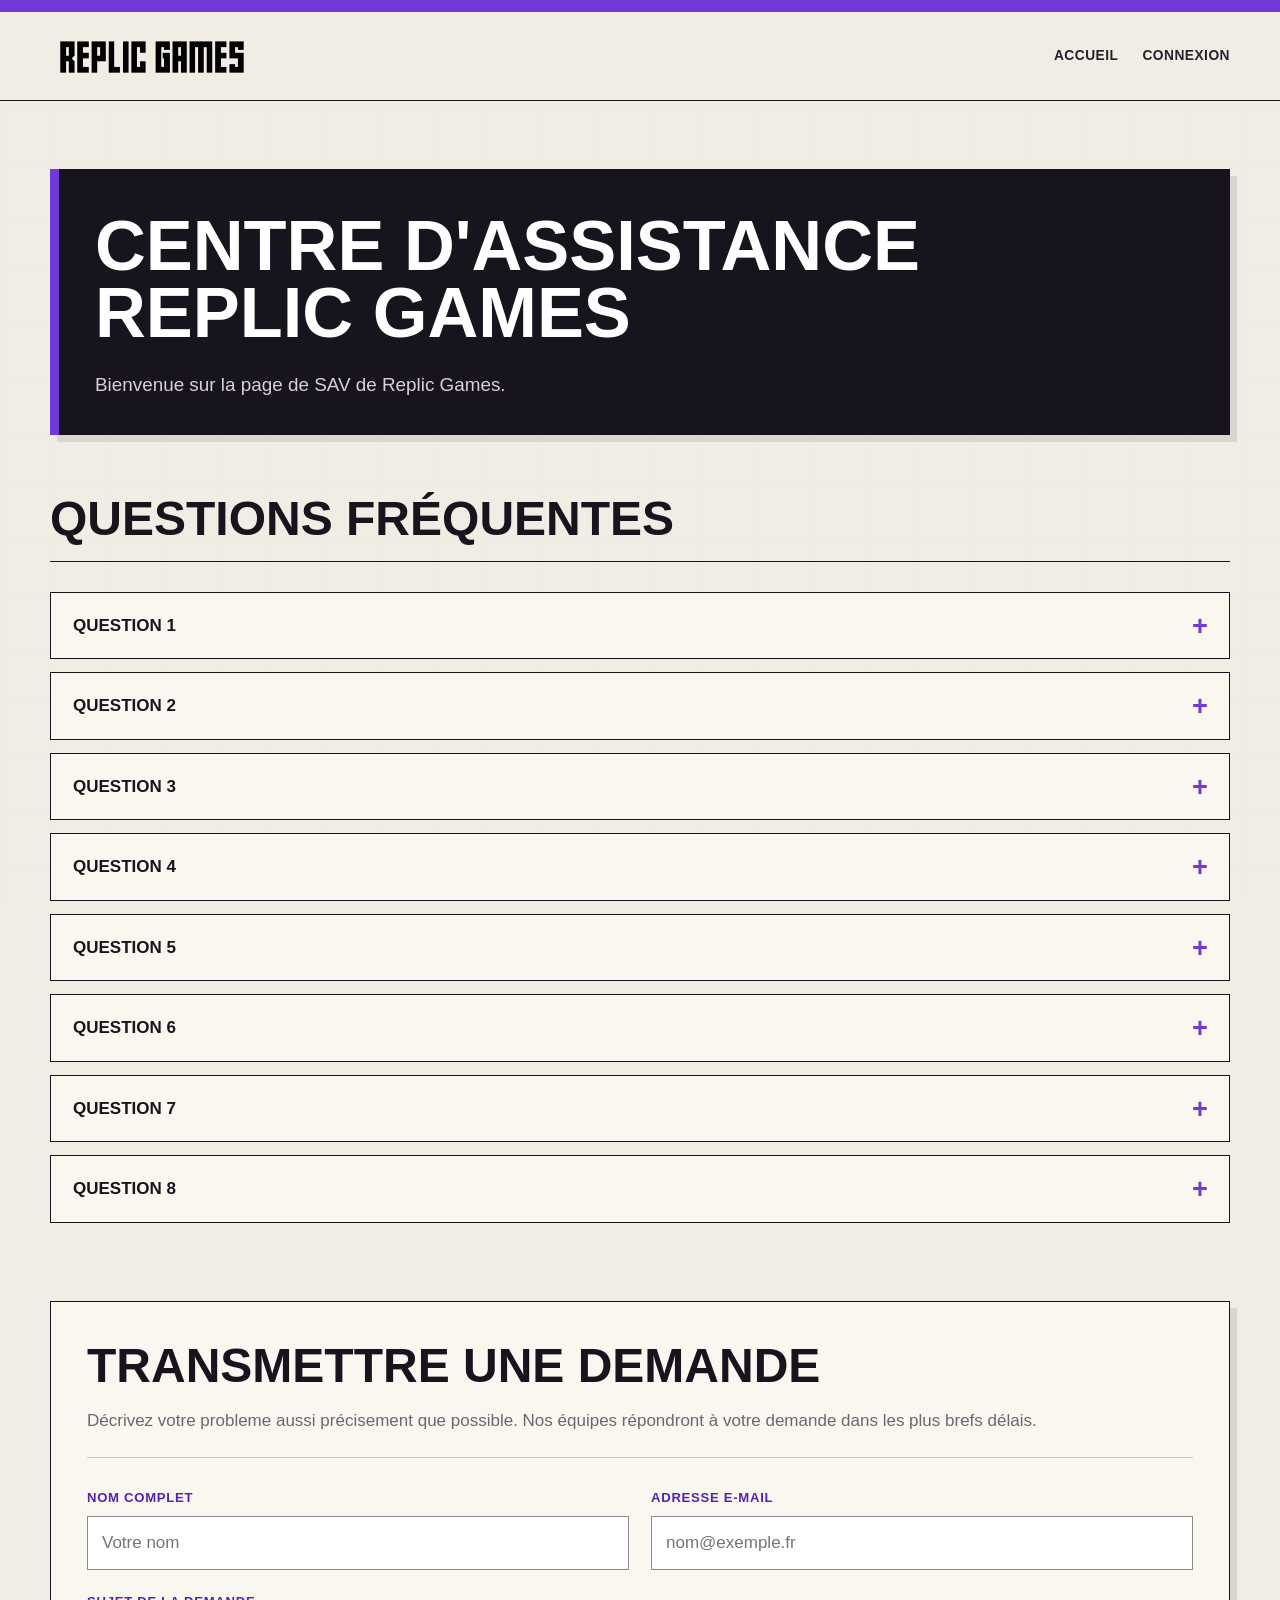
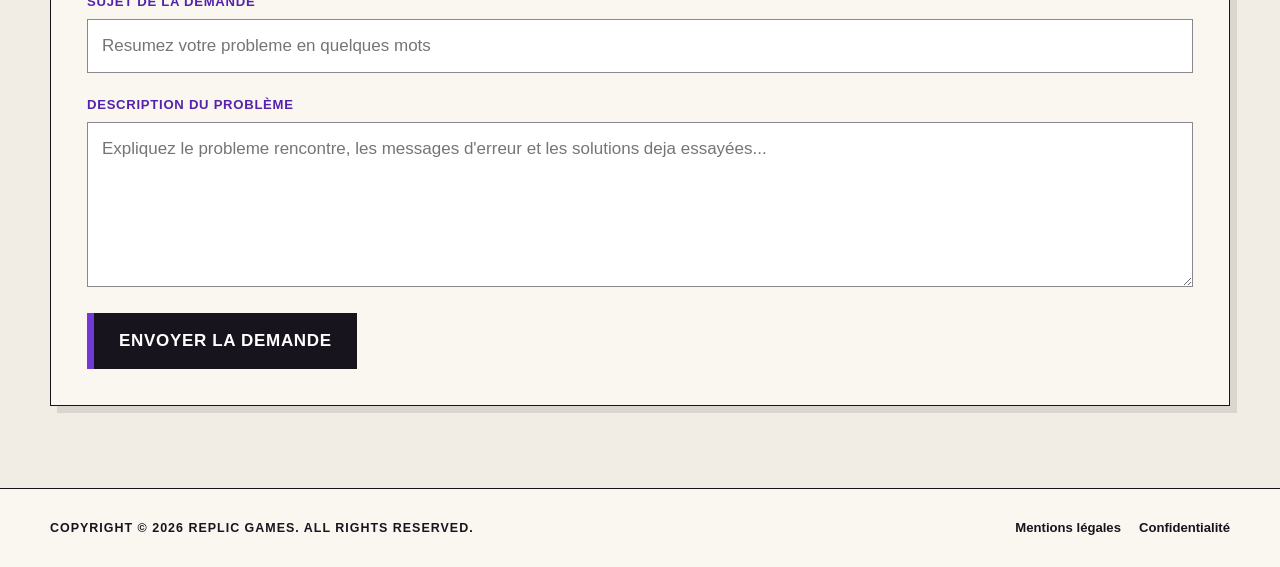
<file: index.html>
<!DOCTYPE html>
<html lang="fr">
<head>
    <meta charset="UTF-8">
    <meta name="viewport" content="width=device-width, initial-scale=1.0">
    <meta name="description" content="Centre d'assistance officiel de Replic Games.">
    <title>Centre d'assistance - Replic Games</title>

    <link rel="stylesheet" href="styles.css">
    <script src="script.js" defer></script>
</head>
<body>
    <div id="site-header"></div>

    <main id="top">
        <section id="home" class="page-section support-home support-home-single" aria-labelledby="home-title">
            <div class="home-hero-sav">
                <h1 id="home-title">Centre d'assistance Replic Games</h1>
                <p class="support-home-intro">
                    Bienvenue sur la page de SAV de Replic Games. 
                </p>
            </div>
        </section>

        <section id="faq" class="page-section section-faq" aria-labelledby="faq-title">
            <div class="section-heading">
                <div>
                    <h2 id="faq-title">Questions fréquentes</h2>
                </div>
            </div>

            <div class="faq-list">
                <details class="timed-visibility is-hidden" data-visible-from="2026-08-03T08:00:00">
                    <summary>QUESTION 1</summary>
                    <p>
                        REPONSE 1
                    </p>
                </details>

                <details class="timed-visibility is-hidden" data-visible-from="2026-08-04T08:00:00">
                    <summary>QUESTION 2</summary>
                    <p>
                        REPONSE 2
                    </p>
                </details>

                <details class="timed-visibility is-hidden" data-visible-from="2026-08-05T08:00:00">
                    <summary>QUESTION 3</summary>
                    <p>
                        REPONSE 3
                    </p>
                </details>

                <details class="timed-visibility is-hidden" data-visible-from="2026-08-06T08:00:00">
                    <summary>QUESTION 4</summary>
                    <p>
                        REPONSE 4
                    </p>
                </details>

                <details class="timed-visibility is-hidden" data-visible-from="2026-08-07T08:00:00">
                    <summary>QUESTION 5</summary>
                    <p>
                        REPONSE 5
                    </p>
                </details>

                <details class="timed-visibility is-hidden" data-visible-from="2026-08-08T08:00:00">
                    <summary>QUESTION 6</summary>
                    <p>
                        REPONSE 6
                    </p>
                </details>

                <details class="timed-visibility is-hidden" data-visible-from="2026-08-09T08:00:00">
                    <summary>QUESTION 7</summary>
                    <p>
                        REPONSE 7
                    </p>
                </details>

                <details class="timed-visibility is-hidden" data-visible-from="2026-08-10T08:00:00">
                    <summary>QUESTION 8</summary>
                    <p>
                        REPONSE 8
                    </p>
                </details>
            </div>
        </section>

        <section id="contact" class="page-section" aria-labelledby="contact-title">
            <div class="form-panel">
                <div class="panel-heading">
                    <h2 id="contact-title">Transmettre une demande</h2>
                    <p>
                        Décrivez votre probleme aussi précisement que possible. Nos équipes répondront à votre demande dans les plus brefs délais.
                    </p>
                </div>

                <form id="support-form" novalidate>
                    <div class="form-grid">
                        <div class="form-group">
                            <label for="name">Nom complet</label>
                            <input id="name" name="name" type="text" placeholder="Votre nom">
                        </div>

                        <div class="form-group">
                            <label for="email">Adresse e-mail</label>
                            <input id="email" name="email" type="email" placeholder="nom@exemple.fr">
                        </div>

                        <div class="form-group full-width">
                            <label for="subject">Sujet de la demande</label>
                            <input
                                id="subject"
                                name="subject"
                                type="text"
                                placeholder="Resumez votre probleme en quelques mots"
                            >
                        </div>

                        <div class="form-group full-width">
                            <label for="message">Description du problème</label>
                            <textarea
                                id="message"
                                name="message"
                                placeholder="Expliquez le probleme rencontre, les messages d'erreur et les solutions deja essayées..."
                            ></textarea>
                        </div>

                    </div>

                    <div class="form-actions">
                        <button class="submit-button" type="submit">Envoyer la demande</button>
                    </div>

                    <div id="fake-message" class="fake-message" role="status" aria-live="polite">
                        <strong>Service temporairement indisponible.</strong>
                        Votre demande n'a pas été transmise. Veuillez réessayer ultèrieurement.
                    </div>
                </form>
            </div>
        </section>
    </main>

    <div id="site-footer"></div>
</body>
</html>
</file>
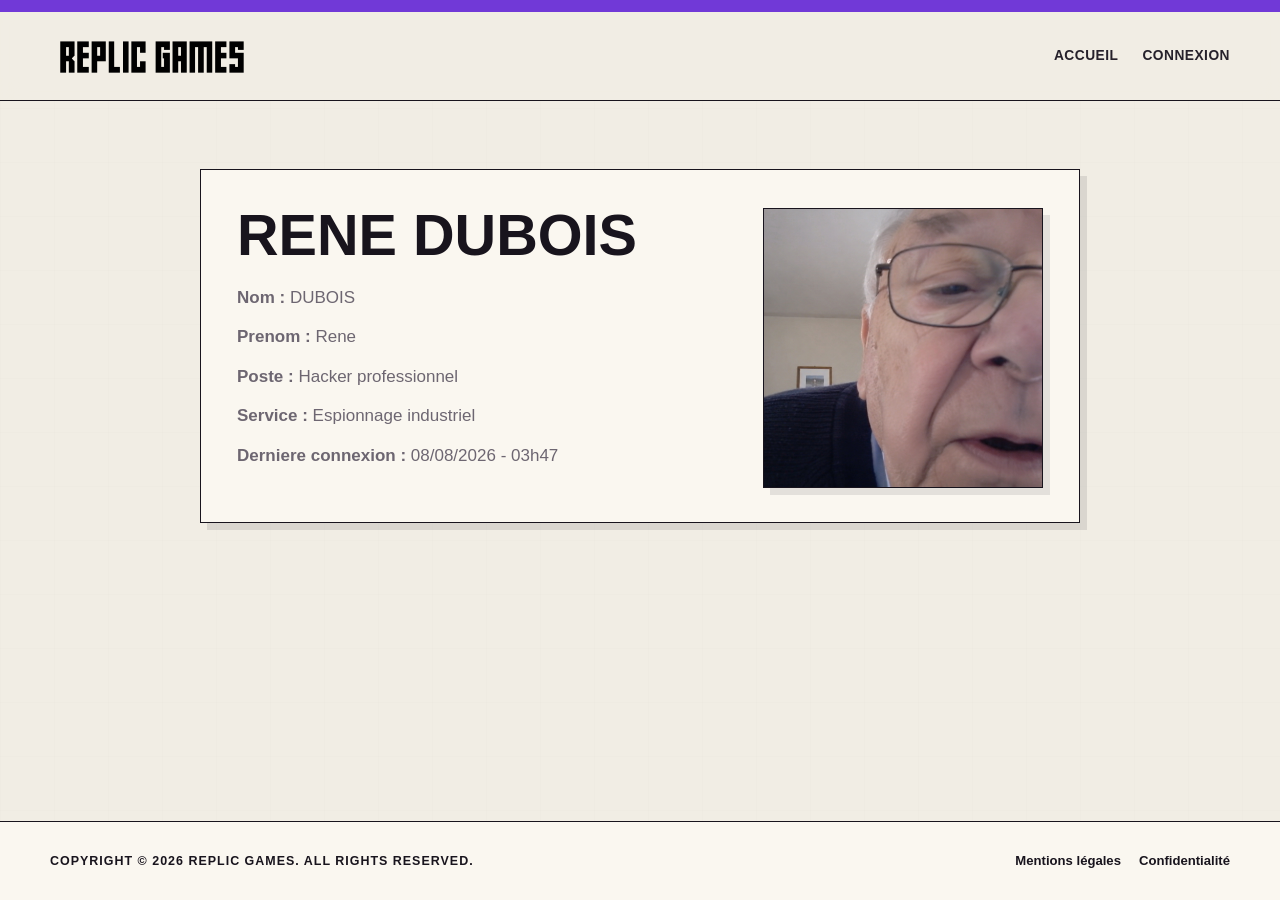
<file: compte-rdubois.html>
<!DOCTYPE html>
<html lang="fr">
<head>
    <meta charset="UTF-8">
    <meta name="viewport" content="width=device-width, initial-scale=1.0">
    <meta name="description" content="Compte employe Rene Dubois.">
    <title>Compte Rene Dubois - Replic Games</title>

    <link rel="stylesheet" href="styles.css">
    <script src="script.js" defer></script>
</head>
<body>
    <div id="site-header"></div>

    <main class="legal-page">
        <div class="legal-shell">
            <article class="legal-card account-card">
                <div class="account-layout">
                    <div class="account-details">
                        <h1>Rene Dubois</h1>
                        <p><strong>Nom :</strong> DUBOIS</p>
                        <p><strong>Prenom :</strong> Rene</p>
                        <p><strong>Poste :</strong> Hacker professionnel</p>
                        <p><strong>Service :</strong> Espionnage industriel</p>
                        <p><strong>Derniere connexion :</strong> 08/08/2026 - 03h47</p>
                    </div>

                    <div class="account-photo-shell">
                        <img
                            class="account-photo"
                            src="assets/rdubois.png"
                            alt="Photo de Rene Dubois"
                        >
                    </div>
                </div>
            </article>
        </div>
    </main>

    <div id="site-footer"></div>
</body>
</html>
</file>
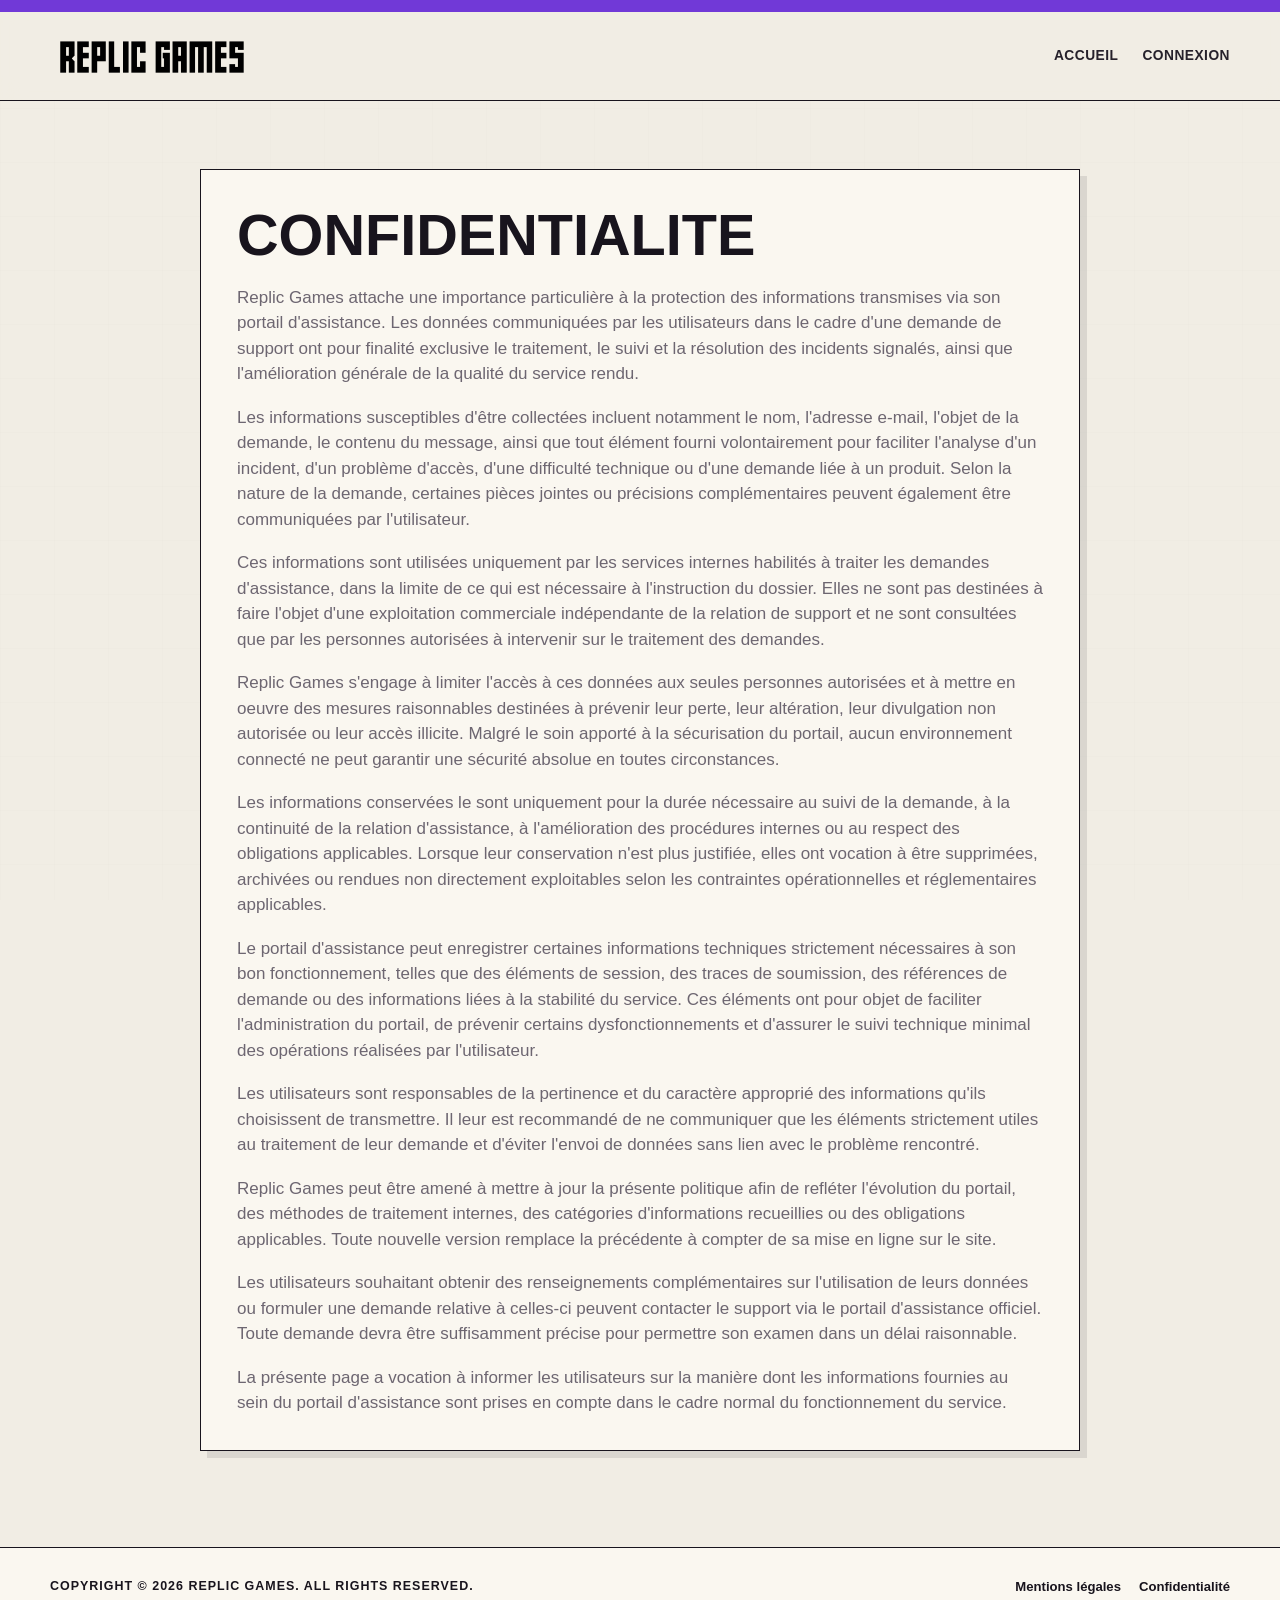
<file: confidentialite.html>
<!DOCTYPE html>
<html lang="fr">
<head>
    <meta charset="UTF-8">
    <meta name="viewport" content="width=device-width, initial-scale=1.0">
    <meta name="description" content="Politique de confidentialite du portail d'assistance Replic Games.">
    <title>Confidentialite - Replic Games</title>

    <link rel="stylesheet" href="styles.css">
    <script src="script.js" defer></script>
</head>
<body>
    <div id="site-header"></div>

    <main class="legal-page">
        <div class="legal-shell">
            <article class="legal-card">
                <h1>Confidentialite</h1>
                <p>Replic Games attache une importance particulière à la protection des informations transmises via son portail d'assistance. Les données communiquées par les utilisateurs dans le cadre d'une demande de support ont pour finalité exclusive le traitement, le suivi et la résolution des incidents signalés, ainsi que l'amélioration générale de la qualité du service rendu.</p>
                <p>Les informations susceptibles d'être collectées incluent notamment le nom, l'adresse e-mail, l'objet de la demande, le contenu du message, ainsi que tout élément fourni volontairement pour faciliter l'analyse d'un incident, d'un problème d'accès, d'une difficulté technique ou d'une demande liée à un produit. Selon la nature de la demande, certaines pièces jointes ou précisions complémentaires peuvent également être communiquées par l'utilisateur.</p>
                <p>Ces informations sont utilisées uniquement par les services internes habilités à traiter les demandes d'assistance, dans la limite de ce qui est nécessaire à l'instruction du dossier. Elles ne sont pas destinées à faire l'objet d'une exploitation commerciale indépendante de la relation de support et ne sont consultées que par les personnes autorisées à intervenir sur le traitement des demandes.</p>
                <p>Replic Games s'engage à limiter l'accès à ces données aux seules personnes autorisées et à mettre en oeuvre des mesures raisonnables destinées à prévenir leur perte, leur altération, leur divulgation non autorisée ou leur accès illicite. Malgré le soin apporté à la sécurisation du portail, aucun environnement connecté ne peut garantir une sécurité absolue en toutes circonstances.</p>
                <p>Les informations conservées le sont uniquement pour la durée nécessaire au suivi de la demande, à la continuité de la relation d'assistance, à l'amélioration des procédures internes ou au respect des obligations applicables. Lorsque leur conservation n'est plus justifiée, elles ont vocation à être supprimées, archivées ou rendues non directement exploitables selon les contraintes opérationnelles et réglementaires applicables.</p>
                <p>Le portail d'assistance peut enregistrer certaines informations techniques strictement nécessaires à son bon fonctionnement, telles que des éléments de session, des traces de soumission, des références de demande ou des informations liées à la stabilité du service. Ces éléments ont pour objet de faciliter l'administration du portail, de prévenir certains dysfonctionnements et d'assurer le suivi technique minimal des opérations réalisées par l'utilisateur.</p>
                <p>Les utilisateurs sont responsables de la pertinence et du caractère approprié des informations qu'ils choisissent de transmettre. Il leur est recommandé de ne communiquer que les éléments strictement utiles au traitement de leur demande et d'éviter l'envoi de données sans lien avec le problème rencontré.</p>
                <p>Replic Games peut être amené à mettre à jour la présente politique afin de refléter l'évolution du portail, des méthodes de traitement internes, des catégories d'informations recueillies ou des obligations applicables. Toute nouvelle version remplace la précédente à compter de sa mise en ligne sur le site.</p>
                <p>Les utilisateurs souhaitant obtenir des renseignements complémentaires sur l'utilisation de leurs données ou formuler une demande relative à celles-ci peuvent contacter le support via le portail d'assistance officiel. Toute demande devra être suffisamment précise pour permettre son examen dans un délai raisonnable.</p>
                <p>La présente page a vocation à informer les utilisateurs sur la manière dont les informations fournies au sein du portail d'assistance sont prises en compte dans le cadre normal du fonctionnement du service.</p>
            </article>
        </div>
    </main>

    <div id="site-footer"></div>
</body>
</html>
</file>
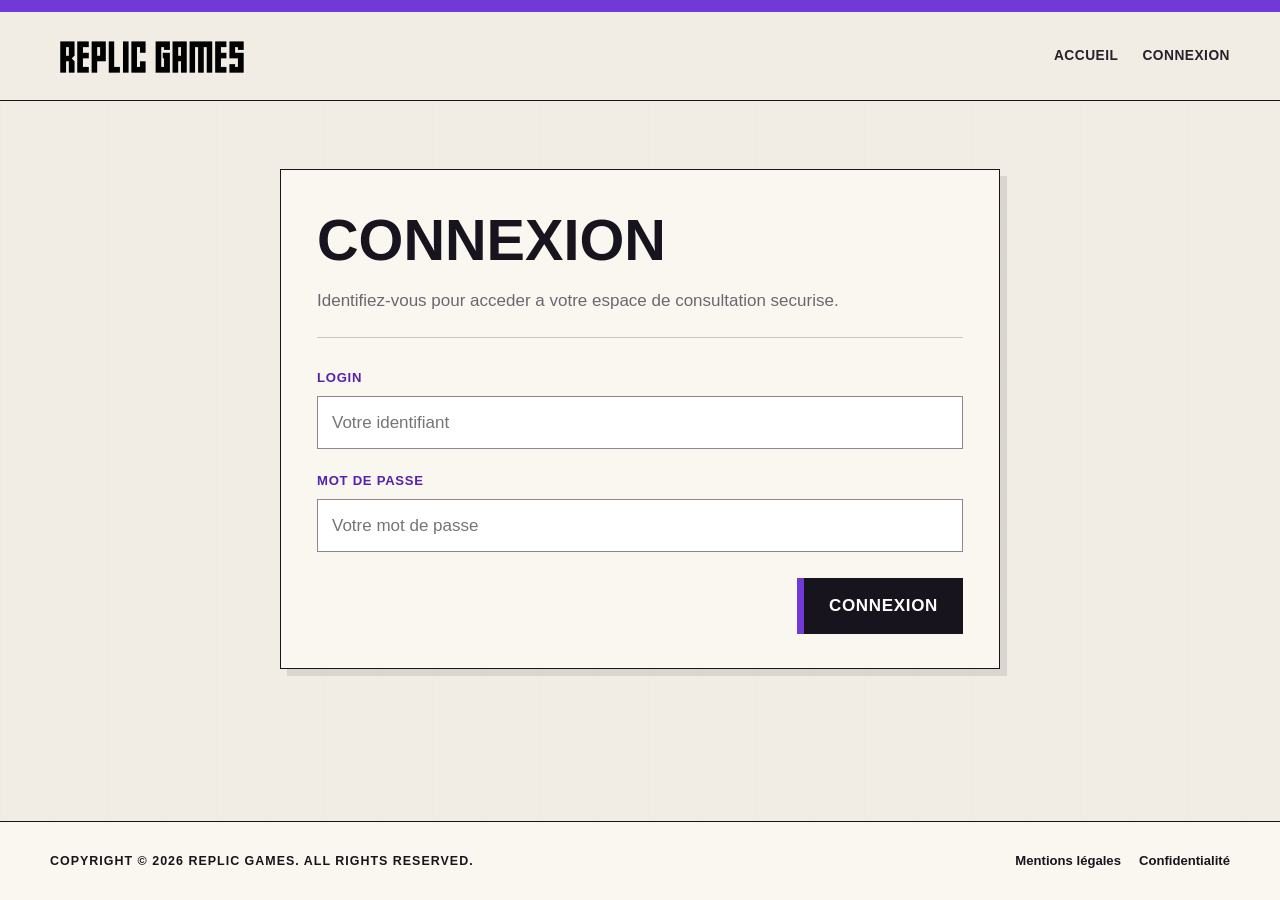
<file: connexion.html>
<!DOCTYPE html>
<html lang="fr">
<head>
    <meta charset="UTF-8">
    <meta name="viewport" content="width=device-width, initial-scale=1.0">
    <meta name="description" content="Connexion a l'espace interne Replic Games.">
    <title>Connexion - Replic Games</title>

    <link rel="stylesheet" href="styles.css">
    <script src="script.js" defer></script>
</head>
<body>
    <div id="site-header"></div>

    <main class="login-page">
        <section class="login-shell" aria-labelledby="login-title">
            <div class="login-panel">
                <div class="panel-heading">
                    <h1 id="login-title">Connexion</h1>
                    <p>
                        Identifiez-vous pour acceder a votre espace de consultation securise.
                    </p>
                </div>

                <form id="login-form" class="login-form" novalidate>
                    <div class="form-grid">
                        <div class="form-group full-width">
                            <label for="login">Login</label>
                            <input id="login" name="login" type="text" placeholder="Votre identifiant">
                        </div>

                        <div class="form-group full-width">
                            <label for="password">Mot de passe</label>
                            <input id="password" name="password" type="password" placeholder="Votre mot de passe">
                        </div>
                    </div>

                    <div class="form-actions">
                        <button class="submit-button" type="submit">Connexion</button>
                    </div>

                    <div id="login-message" class="fake-message" role="status" aria-live="polite"></div>
                </form>
            </div>
        </section>
    </main>

    <div id="site-footer"></div>
</body>
</html>
</file>
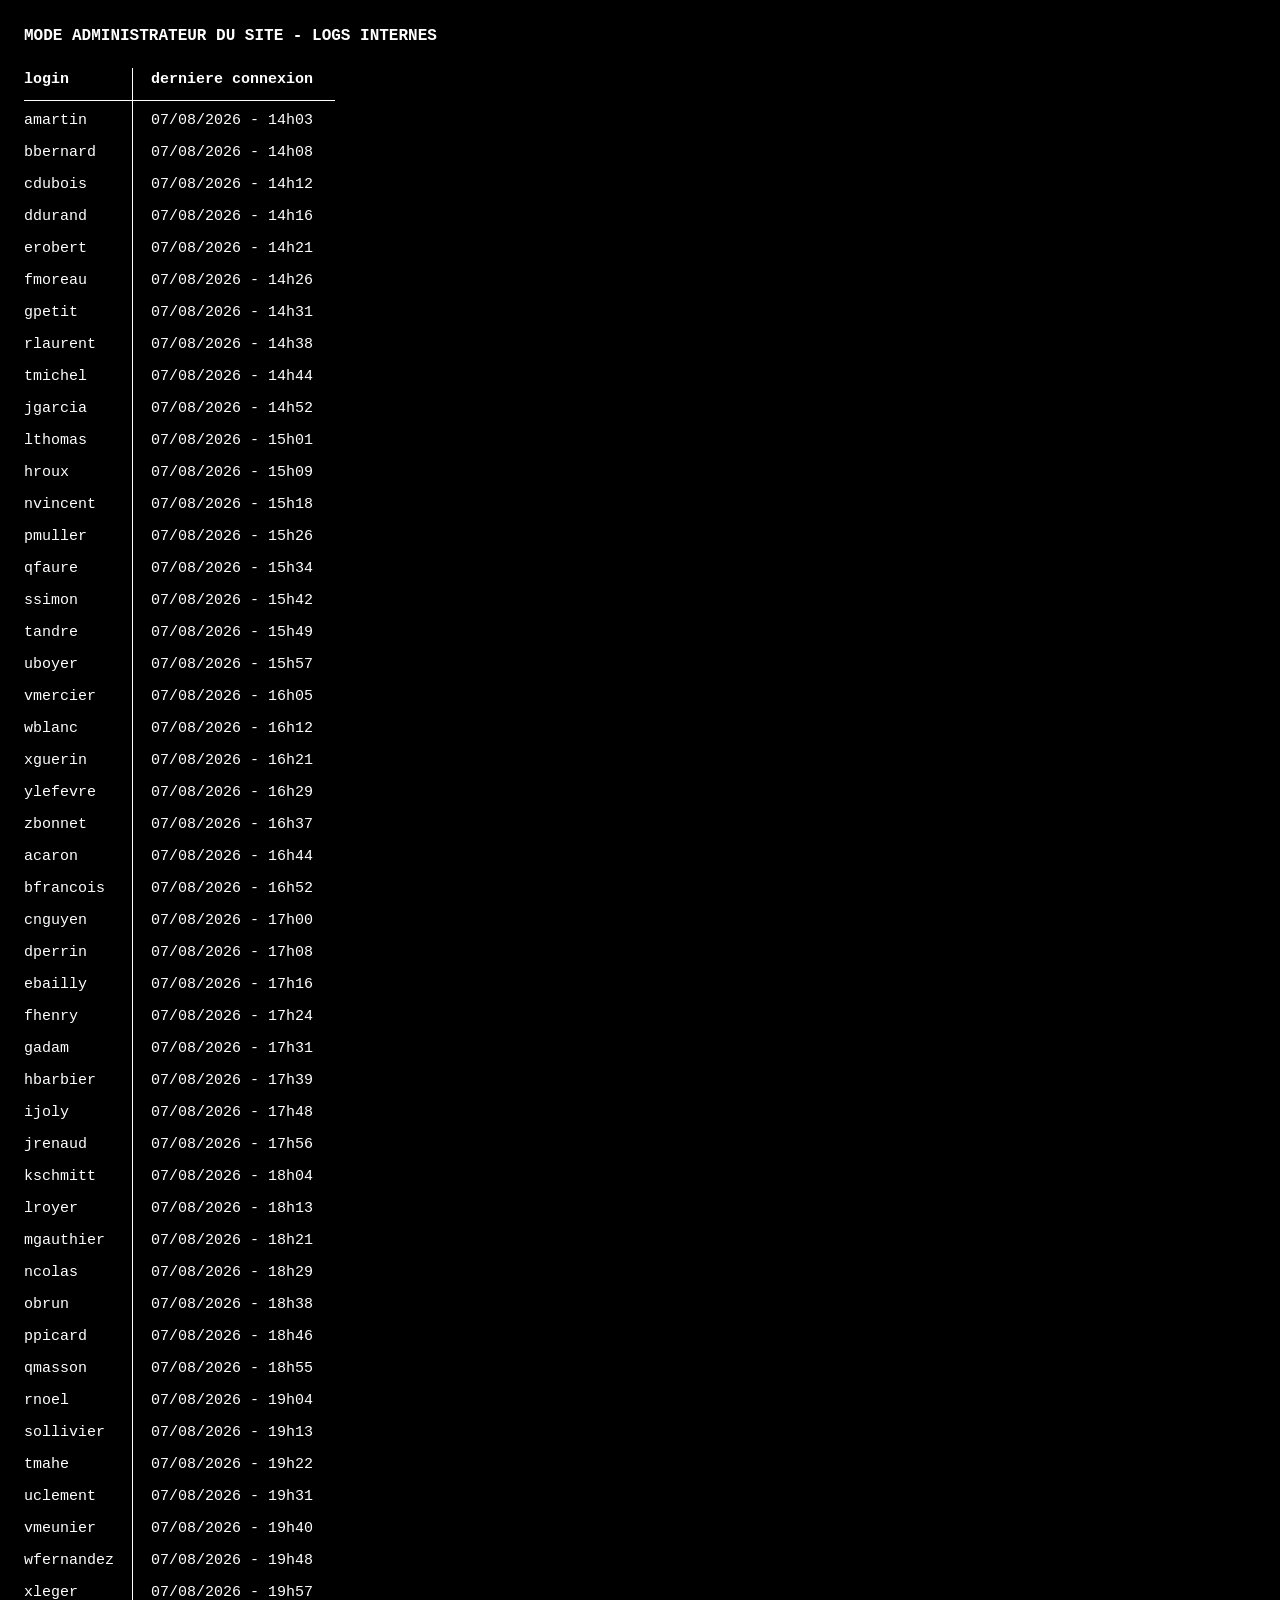
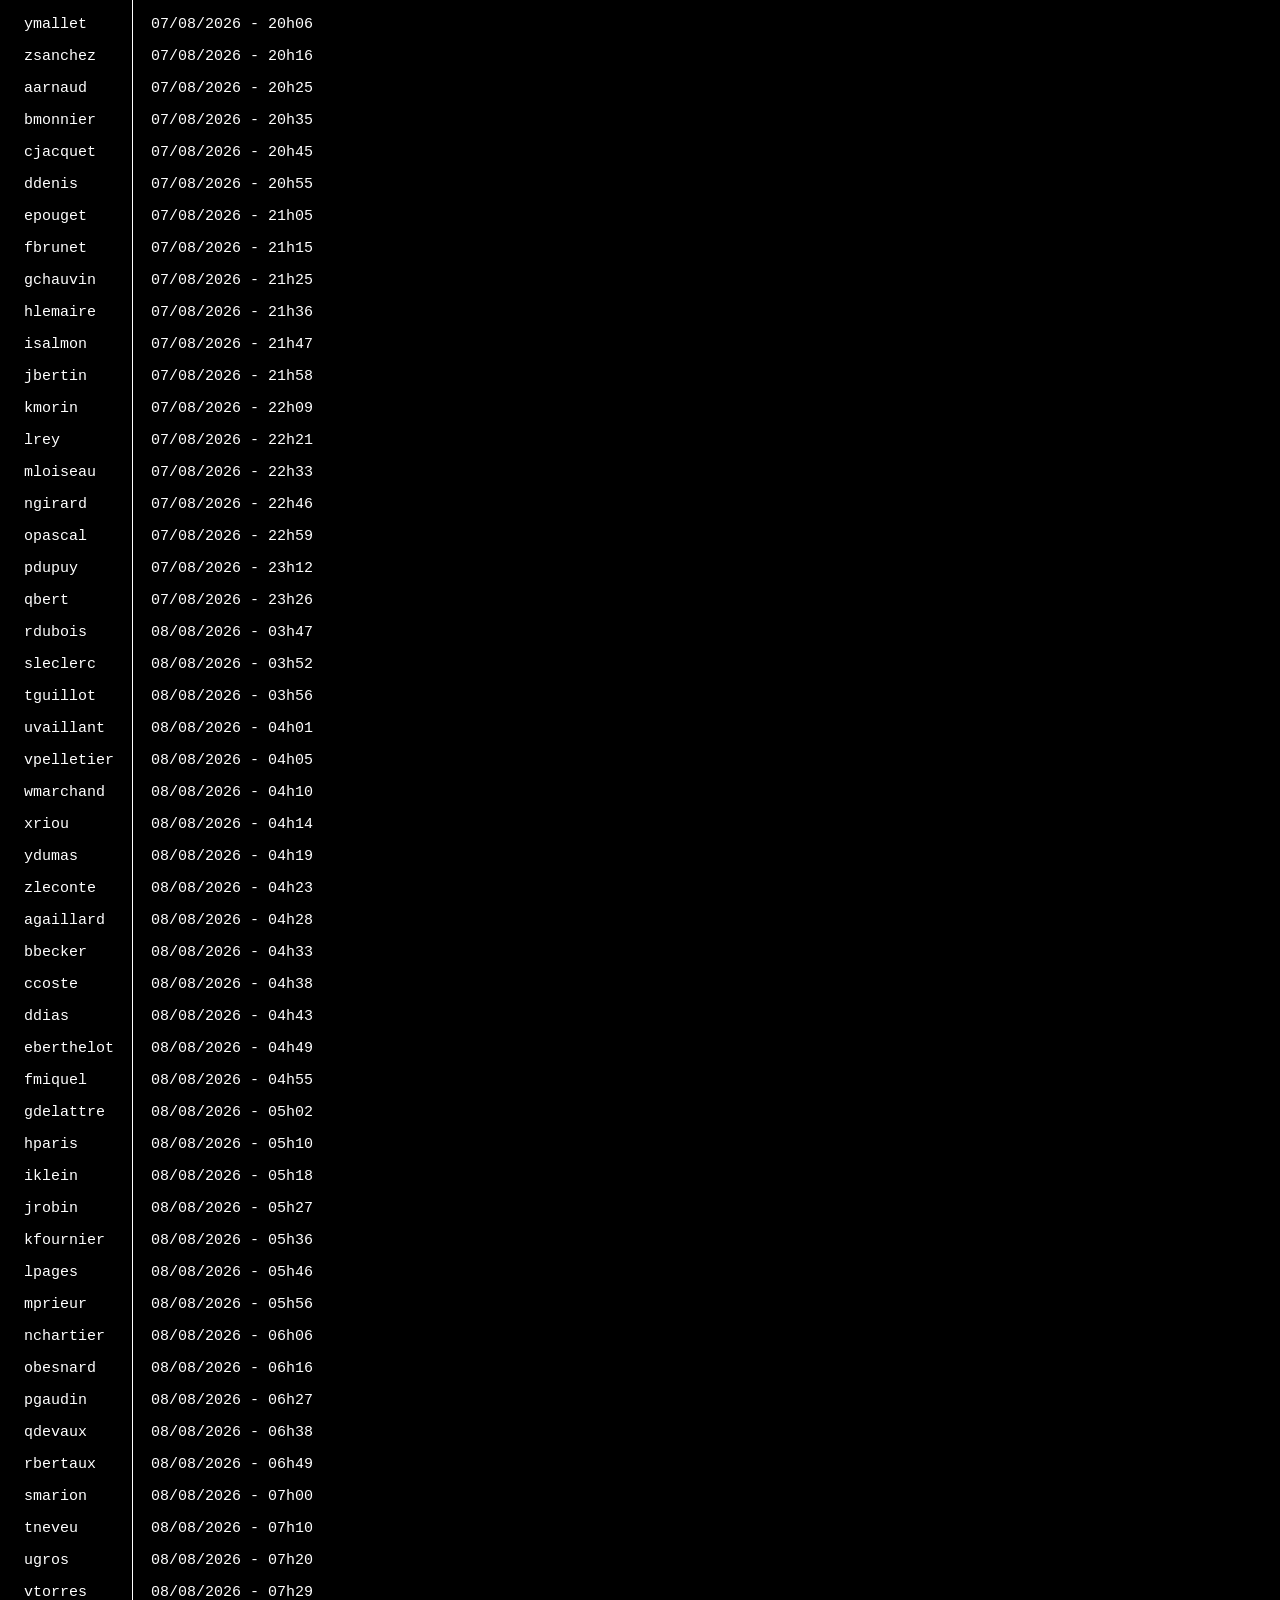
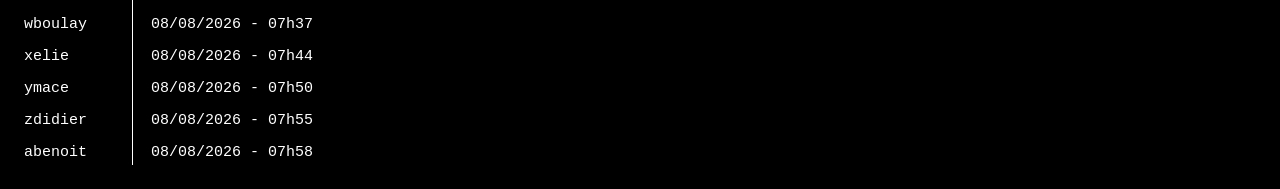
<file: logs.html>
<!DOCTYPE html>
<html lang="fr">
<head>
    <meta charset="UTF-8">
    <meta name="viewport" content="width=device-width, initial-scale=1.0">
    <title>Logs internes</title>
    <style>
        body {
            margin: 0;
            padding: 24px;
            color: #ffffff;
            background: #000000;
            font-family: "Courier New", Courier, monospace;
            font-size: 15px;
            line-height: 1.6;
        }

        h1 {
            margin: 0 0 18px;
            font-size: 1rem;
            font-weight: 700;
            text-transform: uppercase;
        }

        table {
            border-collapse: collapse;
            border-spacing: 0;
        }

        th,
        td {
            padding: 0 22px 0 0;
            border: 0;
            color: #ffffff;
            font: inherit;
            text-align: left;
            vertical-align: top;
        }

        th {
            font-weight: 700;
            text-transform: lowercase;
        }

        th:first-child,
        td:first-child {
            padding-right: 18px;
            border-right: 1px solid #ffffff;
        }

        th:last-child,
        td:last-child {
            padding-left: 18px;
        }

        thead tr {
            border-bottom: 1px solid #ffffff;
        }

        thead th {
            padding-bottom: 8px;
        }

        tbody td {
            padding-top: 8px;
        }
    </style>
</head>
<body>
    <h1>Mode Administrateur du site - Logs internes</h1>
    <table>
        <thead>
            <tr>
                <th>login</th>
                <th>derniere connexion</th>
            </tr>
        </thead>
        <tbody>
            <tr><td>amartin</td><td>07/08/2026 - 14h03</td></tr>
            <tr><td>bbernard</td><td>07/08/2026 - 14h08</td></tr>
            <tr><td>cdubois</td><td>07/08/2026 - 14h12</td></tr>
            <tr><td>ddurand</td><td>07/08/2026 - 14h16</td></tr>
            <tr><td>erobert</td><td>07/08/2026 - 14h21</td></tr>
            <tr><td>fmoreau</td><td>07/08/2026 - 14h26</td></tr>
            <tr><td>gpetit</td><td>07/08/2026 - 14h31</td></tr>
            <tr><td>rlaurent</td><td>07/08/2026 - 14h38</td></tr>
            <tr><td>tmichel</td><td>07/08/2026 - 14h44</td></tr>
            <tr><td>jgarcia</td><td>07/08/2026 - 14h52</td></tr>
            <tr><td>lthomas</td><td>07/08/2026 - 15h01</td></tr>
            <tr><td>hroux</td><td>07/08/2026 - 15h09</td></tr>
            <tr><td>nvincent</td><td>07/08/2026 - 15h18</td></tr>
            <tr><td>pmuller</td><td>07/08/2026 - 15h26</td></tr>
            <tr><td>qfaure</td><td>07/08/2026 - 15h34</td></tr>
            <tr><td>ssimon</td><td>07/08/2026 - 15h42</td></tr>
            <tr><td>tandre</td><td>07/08/2026 - 15h49</td></tr>
            <tr><td>uboyer</td><td>07/08/2026 - 15h57</td></tr>
            <tr><td>vmercier</td><td>07/08/2026 - 16h05</td></tr>
            <tr><td>wblanc</td><td>07/08/2026 - 16h12</td></tr>
            <tr><td>xguerin</td><td>07/08/2026 - 16h21</td></tr>
            <tr><td>ylefevre</td><td>07/08/2026 - 16h29</td></tr>
            <tr><td>zbonnet</td><td>07/08/2026 - 16h37</td></tr>
            <tr><td>acaron</td><td>07/08/2026 - 16h44</td></tr>
            <tr><td>bfrancois</td><td>07/08/2026 - 16h52</td></tr>
            <tr><td>cnguyen</td><td>07/08/2026 - 17h00</td></tr>
            <tr><td>dperrin</td><td>07/08/2026 - 17h08</td></tr>
            <tr><td>ebailly</td><td>07/08/2026 - 17h16</td></tr>
            <tr><td>fhenry</td><td>07/08/2026 - 17h24</td></tr>
            <tr><td>gadam</td><td>07/08/2026 - 17h31</td></tr>
            <tr><td>hbarbier</td><td>07/08/2026 - 17h39</td></tr>
            <tr><td>ijoly</td><td>07/08/2026 - 17h48</td></tr>
            <tr><td>jrenaud</td><td>07/08/2026 - 17h56</td></tr>
            <tr><td>kschmitt</td><td>07/08/2026 - 18h04</td></tr>
            <tr><td>lroyer</td><td>07/08/2026 - 18h13</td></tr>
            <tr><td>mgauthier</td><td>07/08/2026 - 18h21</td></tr>
            <tr><td>ncolas</td><td>07/08/2026 - 18h29</td></tr>
            <tr><td>obrun</td><td>07/08/2026 - 18h38</td></tr>
            <tr><td>ppicard</td><td>07/08/2026 - 18h46</td></tr>
            <tr><td>qmasson</td><td>07/08/2026 - 18h55</td></tr>
            <tr><td>rnoel</td><td>07/08/2026 - 19h04</td></tr>
            <tr><td>sollivier</td><td>07/08/2026 - 19h13</td></tr>
            <tr><td>tmahe</td><td>07/08/2026 - 19h22</td></tr>
            <tr><td>uclement</td><td>07/08/2026 - 19h31</td></tr>
            <tr><td>vmeunier</td><td>07/08/2026 - 19h40</td></tr>
            <tr><td>wfernandez</td><td>07/08/2026 - 19h48</td></tr>
            <tr><td>xleger</td><td>07/08/2026 - 19h57</td></tr>
            <tr><td>ymallet</td><td>07/08/2026 - 20h06</td></tr>
            <tr><td>zsanchez</td><td>07/08/2026 - 20h16</td></tr>
            <tr><td>aarnaud</td><td>07/08/2026 - 20h25</td></tr>
            <tr><td>bmonnier</td><td>07/08/2026 - 20h35</td></tr>
            <tr><td>cjacquet</td><td>07/08/2026 - 20h45</td></tr>
            <tr><td>ddenis</td><td>07/08/2026 - 20h55</td></tr>
            <tr><td>epouget</td><td>07/08/2026 - 21h05</td></tr>
            <tr><td>fbrunet</td><td>07/08/2026 - 21h15</td></tr>
            <tr><td>gchauvin</td><td>07/08/2026 - 21h25</td></tr>
            <tr><td>hlemaire</td><td>07/08/2026 - 21h36</td></tr>
            <tr><td>isalmon</td><td>07/08/2026 - 21h47</td></tr>
            <tr><td>jbertin</td><td>07/08/2026 - 21h58</td></tr>
            <tr><td>kmorin</td><td>07/08/2026 - 22h09</td></tr>
            <tr><td>lrey</td><td>07/08/2026 - 22h21</td></tr>
            <tr><td>mloiseau</td><td>07/08/2026 - 22h33</td></tr>
            <tr><td>ngirard</td><td>07/08/2026 - 22h46</td></tr>
            <tr><td>opascal</td><td>07/08/2026 - 22h59</td></tr>
            <tr><td>pdupuy</td><td>07/08/2026 - 23h12</td></tr>
            <tr><td>qbert</td><td>07/08/2026 - 23h26</td></tr>
            <tr><td>rdubois</td><td>08/08/2026 - 03h47</td></tr>
            <tr><td>sleclerc</td><td>08/08/2026 - 03h52</td></tr>
            <tr><td>tguillot</td><td>08/08/2026 - 03h56</td></tr>
            <tr><td>uvaillant</td><td>08/08/2026 - 04h01</td></tr>
            <tr><td>vpelletier</td><td>08/08/2026 - 04h05</td></tr>
            <tr><td>wmarchand</td><td>08/08/2026 - 04h10</td></tr>
            <tr><td>xriou</td><td>08/08/2026 - 04h14</td></tr>
            <tr><td>ydumas</td><td>08/08/2026 - 04h19</td></tr>
            <tr><td>zleconte</td><td>08/08/2026 - 04h23</td></tr>
            <tr><td>agaillard</td><td>08/08/2026 - 04h28</td></tr>
            <tr><td>bbecker</td><td>08/08/2026 - 04h33</td></tr>
            <tr><td>ccoste</td><td>08/08/2026 - 04h38</td></tr>
            <tr><td>ddias</td><td>08/08/2026 - 04h43</td></tr>
            <tr><td>eberthelot</td><td>08/08/2026 - 04h49</td></tr>
            <tr><td>fmiquel</td><td>08/08/2026 - 04h55</td></tr>
            <tr><td>gdelattre</td><td>08/08/2026 - 05h02</td></tr>
            <tr><td>hparis</td><td>08/08/2026 - 05h10</td></tr>
            <tr><td>iklein</td><td>08/08/2026 - 05h18</td></tr>
            <tr><td>jrobin</td><td>08/08/2026 - 05h27</td></tr>
            <tr><td>kfournier</td><td>08/08/2026 - 05h36</td></tr>
            <tr><td>lpages</td><td>08/08/2026 - 05h46</td></tr>
            <tr><td>mprieur</td><td>08/08/2026 - 05h56</td></tr>
            <tr><td>nchartier</td><td>08/08/2026 - 06h06</td></tr>
            <tr><td>obesnard</td><td>08/08/2026 - 06h16</td></tr>
            <tr><td>pgaudin</td><td>08/08/2026 - 06h27</td></tr>
            <tr><td>qdevaux</td><td>08/08/2026 - 06h38</td></tr>
            <tr><td>rbertaux</td><td>08/08/2026 - 06h49</td></tr>
            <tr><td>smarion</td><td>08/08/2026 - 07h00</td></tr>
            <tr><td>tneveu</td><td>08/08/2026 - 07h10</td></tr>
            <tr><td>ugros</td><td>08/08/2026 - 07h20</td></tr>
            <tr><td>vtorres</td><td>08/08/2026 - 07h29</td></tr>
            <tr><td>wboulay</td><td>08/08/2026 - 07h37</td></tr>
            <tr><td>xelie</td><td>08/08/2026 - 07h44</td></tr>
            <tr><td>ymace</td><td>08/08/2026 - 07h50</td></tr>
            <tr><td>zdidier</td><td>08/08/2026 - 07h55</td></tr>
            <tr><td>abenoit</td><td>08/08/2026 - 07h58</td></tr>
        </tbody>
    </table>
</body>
</html>
</file>
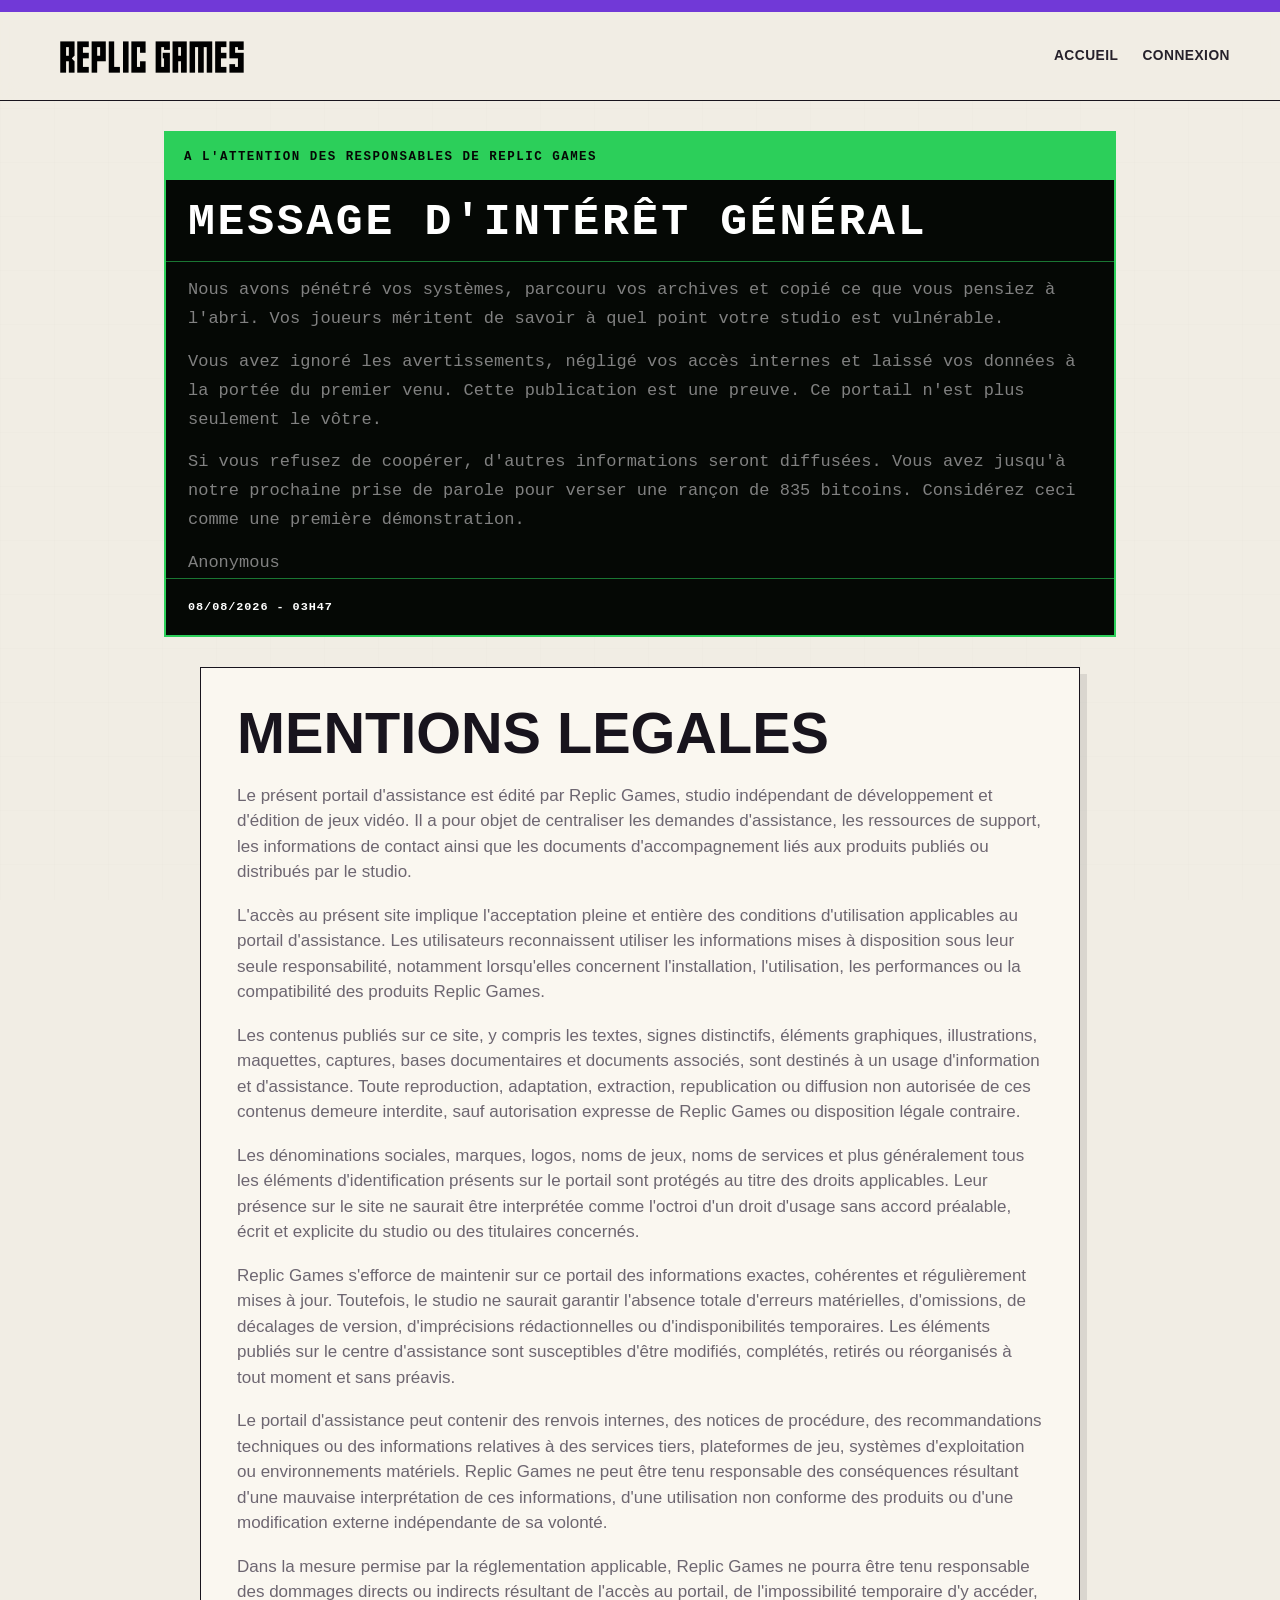
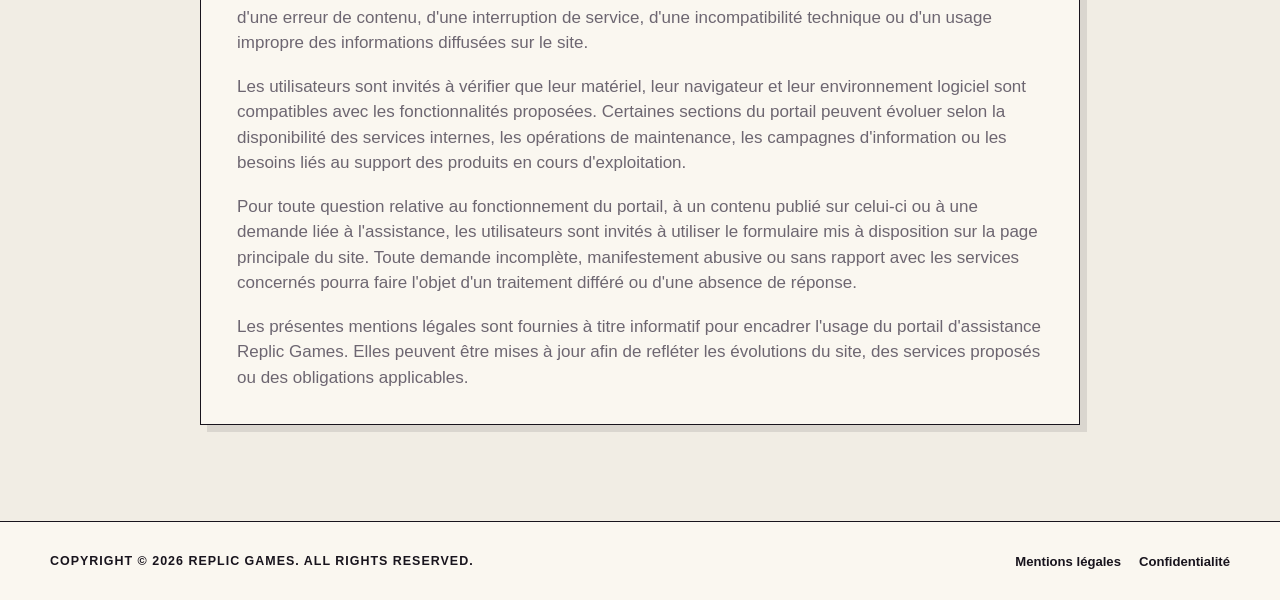
<file: mentions-legales.html>
<!DOCTYPE html>
<html lang="fr">
<head>
    <meta charset="UTF-8">
    <meta name="viewport" content="width=device-width, initial-scale=1.0">
    <meta name="description" content="Mentions legales du portail d'assistance Replic Games.">
    <title>Mentions legales - Replic Games</title>

    <link rel="stylesheet" href="styles.css">
    <script src="script.js" defer></script>
</head>
<body>
    <div id="site-header"></div>

    <main class="legal-page">
        <div class="legal-shell">
            <section
                class="claim-banner is-hidden"
                aria-labelledby="claim-title"
                data-visible-from="2026-08-08T03:47:00"
            >
                <p class="section-label light">A L'ATTENTION DES RESPONSABLES DE REPLIC GAMES</p>
                <h2 id="claim-title">Message d'intérêt général</h2>
                <p>Nous avons pénétré vos systèmes, parcouru vos archives et copié ce que vous pensiez à l'abri. Vos joueurs méritent de savoir à quel point votre studio est vulnérable.</p>
                <p>Vous avez ignoré les avertissements, négligé vos accès internes et laissé vos données à la portée du premier venu. Cette publication est une preuve. Ce portail n'est plus seulement le vôtre.</p>
                <p>Si vous refusez de coopérer, d'autres informations seront diffusées. Vous avez jusqu'à notre prochaine prise de parole pour verser une rançon de 835 bitcoins. Considérez ceci comme une première démonstration.</p>
                <p>Anonymous</p>
                <p class="claim-meta">08/08/2026 - 03h47</p>
            </section>
            <article class="legal-card">
                <h1>Mentions legales</h1>
                <p>Le présent portail d'assistance est édité par Replic Games, studio indépendant de développement et d'édition de jeux vidéo. Il a pour objet de centraliser les demandes d'assistance, les ressources de support, les informations de contact ainsi que les documents d'accompagnement liés aux produits publiés ou distribués par le studio.</p>
                <p>L'accès au présent site implique l'acceptation pleine et entière des conditions d'utilisation applicables au portail d'assistance. Les utilisateurs reconnaissent utiliser les informations mises à disposition sous leur seule responsabilité, notamment lorsqu'elles concernent l'installation, l'utilisation, les performances ou la compatibilité des produits Replic Games.</p>
                <p>Les contenus publiés sur ce site, y compris les textes, signes distinctifs, éléments graphiques, illustrations, maquettes, captures, bases documentaires et documents associés, sont destinés à un usage d'information et d'assistance. Toute reproduction, adaptation, extraction, republication ou diffusion non autorisée de ces contenus demeure interdite, sauf autorisation expresse de Replic Games ou disposition légale contraire.</p>
                <p>Les dénominations sociales, marques, logos, noms de jeux, noms de services et plus généralement tous les éléments d'identification présents sur le portail sont protégés au titre des droits applicables. Leur présence sur le site ne saurait être interprétée comme l'octroi d'un droit d'usage sans accord préalable, écrit et explicite du studio ou des titulaires concernés.</p>
                <p>Replic Games s'efforce de maintenir sur ce portail des informations exactes, cohérentes et régulièrement mises à jour. Toutefois, le studio ne saurait garantir l'absence totale d'erreurs matérielles, d'omissions, de décalages de version, d'imprécisions rédactionnelles ou d'indisponibilités temporaires. Les éléments publiés sur le centre d'assistance sont susceptibles d'être modifiés, complétés, retirés ou réorganisés à tout moment et sans préavis.</p>
                <p>Le portail d'assistance peut contenir des renvois internes, des notices de procédure, des recommandations techniques ou des informations relatives à des services tiers, plateformes de jeu, systèmes d'exploitation ou environnements matériels. Replic Games ne peut être tenu responsable des conséquences résultant d'une mauvaise interprétation de ces informations, d'une utilisation non conforme des produits ou d'une modification externe indépendante de sa volonté.</p>
                <p>Dans la mesure permise par la réglementation applicable, Replic Games ne pourra être tenu responsable des dommages directs ou indirects résultant de l'accès au portail, de l'impossibilité temporaire d'y accéder, d'une erreur de contenu, d'une interruption de service, d'une incompatibilité technique ou d'un usage impropre des informations diffusées sur le site.</p>
                <p>Les utilisateurs sont invités à vérifier que leur matériel, leur navigateur et leur environnement logiciel sont compatibles avec les fonctionnalités proposées. Certaines sections du portail peuvent évoluer selon la disponibilité des services internes, les opérations de maintenance, les campagnes d'information ou les besoins liés au support des produits en cours d'exploitation.</p>
                <p>Pour toute question relative au fonctionnement du portail, à un contenu publié sur celui-ci ou à une demande liée à l'assistance, les utilisateurs sont invités à utiliser le formulaire mis à disposition sur la page principale du site. Toute demande incomplète, manifestement abusive ou sans rapport avec les services concernés pourra faire l'objet d'un traitement différé ou d'une absence de réponse.</p>
                <p>Les présentes mentions légales sont fournies à titre informatif pour encadrer l'usage du portail d'assistance Replic Games. Elles peuvent être mises à jour afin de refléter les évolutions du site, des services proposés ou des obligations applicables.</p>
            </article>
        </div>
    </main>

    <div id="site-footer"></div>
</body>
</html>
</file>
<file: styles.css>
:root {
    --purple: #7139d7;
    --purple-dark: #5422ad;
    --purple-soft: #bda0f4;
    --ink: #18141d;
    --text: #26212b;
    --muted: #6d6671;
    --paper: #f1ede4;
    --paper-light: #faf7f0;
    --white: #ffffff;
    --border: #cfc7ba;
    --success: #55a96b;
    --danger-soft: #fff1d7;
    --shadow: 7px 7px 0 rgba(24, 20, 29, 0.10);
    --content-width: 1180px;
}

* {
    box-sizing: border-box;
}

html {
    scroll-behavior: smooth;
}

body {
    margin: 0;
    min-height: 100vh;
    display: flex;
    flex-direction: column;
    color: var(--text);
    background: var(--paper);
    font-family: Calibri, Carlito, "Segoe UI", Arial, sans-serif;
    font-size: 17px;
    line-height: 1.5;
}

main {
    flex: 1 0 auto;
}

body::before {
    content: "";
    position: fixed;
    inset: 0;
    z-index: -2;
    pointer-events: none;
    opacity: 0.24;
    background-image:
        linear-gradient(rgba(24, 20, 29, 0.035) 1px, transparent 1px),
        linear-gradient(90deg, rgba(24, 20, 29, 0.035) 1px, transparent 1px);
    background-size: 54px 54px;
}

a {
    color: inherit;
    text-decoration: none;
}

button,
input,
select,
textarea {
    font: inherit;
}

button,
a,
summary {
    -webkit-tap-highlight-color: transparent;
}

img {
    max-width: 100%;
}

.sr-only {
    position: absolute;
    width: 1px;
    height: 1px;
    padding: 0;
    margin: -1px;
    overflow: hidden;
    clip: rect(0, 0, 0, 0);
    white-space: nowrap;
    border: 0;
}

.top-accent {
    height: 12px;
    background: var(--purple);
}

.site-header {
    position: sticky;
    top: 0;
    z-index: 20;
    background: rgba(241, 237, 228, 0.97);
    backdrop-filter: blur(12px);
    border-bottom: 1px solid var(--ink);
}

.header-shell,
.hero-shell,
.page-section,
.footer-shell {
    width: min(calc(100% - 48px), var(--content-width));
    margin: 0 auto;
}

.header-shell {
    min-height: 88px;
    display: flex;
    align-items: center;
    justify-content: space-between;
    gap: 34px;
    border-top: 1px solid transparent;
}

.brand {
    min-width: 0;
    display: flex;
    align-items: center;
    gap: 22px;
}

.brand-wordmark {
    width: min(330px, 34vw);
    max-height: 68px;
    object-fit: contain;
    object-position: left center;
}

.brand-wordmark.is-missing,
.footer-emblem.is-missing {
    display: none;
}

.brand-wordmark:not(.is-missing) + .brand-fallback,
.footer-emblem:not(.is-missing) + .footer-emblem-fallback {
    display: none;
}

.brand-fallback {
    color: var(--ink);
    font-family: Impact, Haettenschweiler, "Arial Narrow Bold", sans-serif;
    font-size: clamp(2rem, 4vw, 3.45rem);
    line-height: 0.82;
    letter-spacing: 0.015em;
    white-space: nowrap;
}

.brand-copy {
    min-width: 160px;
    padding-left: 20px;
    display: flex;
    flex-direction: column;
    border-left: 1px solid var(--ink);
}

.brand-kicker,
.section-label,
.eyebrow,
.hero-badge-code {
    color: var(--purple);
    font-weight: 800;
    font-size: 0.78rem;
    letter-spacing: 0.08em;
    text-transform: uppercase;
}

.brand-title {
    color: var(--ink);
    font-weight: 800;
    font-size: 1.05rem;
    text-transform: uppercase;
}

.main-navigation {
    display: flex;
    align-items: center;
    justify-content: flex-end;
    gap: 24px;
    font-weight: 800;
    font-size: 0.86rem;
    letter-spacing: 0.035em;
    text-transform: uppercase;
}

.main-navigation a {
    padding: 9px 0 6px;
    border-bottom: 3px solid transparent;
}

.main-navigation a:hover,
.main-navigation a:focus-visible {
    color: var(--purple-dark);
    border-bottom-color: var(--purple);
}

.menu-toggle {
    display: none;
    width: 48px;
    height: 44px;
    padding: 10px;
    border: 1px solid var(--ink);
    background: var(--paper-light);
    cursor: pointer;
}

.menu-toggle-line {
    display: block;
    height: 2px;
    margin: 5px 0;
    background: var(--ink);
}

.hero {
    position: relative;
    overflow: hidden;
    border-bottom: 1px solid var(--ink);
}

.hero-grid {
    position: absolute;
    inset: 0;
    opacity: 0.4;
    pointer-events: none;
    background-image:
        linear-gradient(rgba(113, 57, 215, 0.085) 1px, transparent 1px),
        linear-gradient(90deg, rgba(113, 57, 215, 0.085) 1px, transparent 1px);
    background-size: 72px 72px;
    mask-image: linear-gradient(to right, transparent 4%, black 48%, transparent 96%);
}

.hero-shell {
    position: relative;
    padding: 72px 0 76px;
    display: grid;
    grid-template-columns: minmax(0, 1.75fr) minmax(280px, 0.65fr);
    gap: 54px;
    align-items: center;
}

.hero-copy {
    max-width: 790px;
}

.eyebrow {
    margin: 0 0 12px;
}

.hero h1 {
    max-width: 780px;
    margin: 0;
    color: var(--ink);
    font-size: clamp(2.6rem, 6.4vw, 5.7rem);
    line-height: 0.95;
    letter-spacing: -0.035em;
    text-transform: uppercase;
}

.hero-intro {
    max-width: 680px;
    margin: 28px 0 0;
    color: var(--muted);
    font-size: 1.2rem;
}

.search-box {
    max-width: 740px;
    margin-top: 34px;
    display: grid;
    grid-template-columns: 1fr auto;
    background: var(--paper-light);
    border: 1px solid var(--ink);
    box-shadow: var(--shadow);
}

.search-box input {
    min-width: 0;
    padding: 17px 18px;
    color: var(--text);
    background: transparent;
    border: 0;
    outline: none;
}

.search-box input:focus {
    box-shadow: inset 0 0 0 3px rgba(113, 57, 215, 0.24);
}

.search-box button,
.submit-button {
    color: var(--white);
    font-weight: 800;
    letter-spacing: 0.04em;
    text-transform: uppercase;
    background: var(--ink);
    border: 0;
    border-left: 7px solid var(--purple);
    cursor: pointer;
    transition: background 0.18s ease, transform 0.18s ease;
}

.search-box button {
    padding: 16px 24px;
}

.search-box button:hover,
.submit-button:hover {
    background: var(--purple-dark);
}

.search-box button:active,
.submit-button:active {
    transform: translateY(1px);
}

.search-feedback {
    min-height: 1.4em;
    margin: 14px 0 0;
    color: var(--purple-dark);
    font-weight: 700;
}

.hero-badge {
    min-height: 296px;
    padding: 32px 30px 27px;
    color: var(--white);
    background: var(--ink);
    border-left: 9px solid var(--purple);
    box-shadow: var(--shadow);
}

.hero-badge-mark {
    width: 58px;
    height: 58px;
    margin-left: auto;
    display: grid;
    place-items: center;
    color: var(--white);
    font-size: 2.05rem;
    font-weight: 900;
}

.hero-badge-title {
    margin: 26px 0 7px;
    color: var(--purple-soft);
    font-weight: 800;
    font-size: 1.06rem;
    text-transform: uppercase;
}

.hero-badge p:not(.hero-badge-title) {
    margin: 0;
    color: #e8e4eb;
}

.hero-badge-code {
    display: block;
    margin-top: 30px;
    color: var(--purple-soft);
}

.page-section {
    padding: 68px 0;
}

.home-hero-sav {
    padding: 38px 36px 34px;
    color: var(--white);
    background: var(--ink);
    border-left: 9px solid var(--purple);
    box-shadow: var(--shadow);
}

.home-hero-sav h1 {
    margin: 6px 0 0;
    color: var(--white);
    font-size: clamp(2.4rem, 5.5vw, 4.6rem);
    line-height: 0.95;
    text-transform: uppercase;
}

.home-hero-sav .support-home-intro {
    color: #d7d0dd;
}

.home-hero-sav .support-home-badge-code {
    display: inline-block;
    margin-top: 26px;
}

.support-home {
    padding-bottom: 26px;
}

.support-home-intro {
    max-width: none;
    margin: 22px 0 0;
    color: var(--muted);
    font-size: 1.18rem;
    line-height: 1.7;
}

#home,
#faq,
#contact {
    scroll-margin-top: 112px;
}

.support-home-badge-code {
    color: #c9c2ce;
    font-size: 0.8rem;
    font-weight: 800;
    letter-spacing: 0.08em;
    text-transform: uppercase;
}

.section-categories {
    border-bottom: 1px solid var(--border);
}

.section-heading {
    margin-bottom: 30px;
    padding-bottom: 18px;
    display: flex;
    align-items: flex-end;
    justify-content: space-between;
    gap: 28px;
    border-bottom: 1px solid var(--ink);
}

.section-heading h2,
.panel-heading h2,
.info-panel h2 {
    margin: 4px 0 0;
    color: var(--ink);
    font-size: clamp(2rem, 4vw, 3rem);
    line-height: 1;
    text-transform: uppercase;
}

.section-heading > p {
    max-width: 430px;
    margin: 0;
    color: var(--muted);
}

.categories-grid {
    display: grid;
    grid-template-columns: repeat(4, minmax(0, 1fr));
    gap: 20px;
}

.category-card {
    position: relative;
    min-height: 284px;
    padding: 28px 24px 24px;
    display: flex;
    flex-direction: column;
    background: var(--paper-light);
    border: 1px solid var(--ink);
    box-shadow: 5px 5px 0 rgba(24, 20, 29, 0.08);
    transition: transform 0.18s ease, box-shadow 0.18s ease, border-left-width 0.18s ease;
}

.category-card::before {
    content: "";
    position: absolute;
    top: -1px;
    left: -1px;
    width: 7px;
    height: calc(100% + 2px);
    background: var(--purple);
    transform: scaleY(0);
    transform-origin: bottom;
    transition: transform 0.18s ease;
}

.category-card:hover,
.category-card:focus-visible {
    transform: translateY(-5px);
    box-shadow: 8px 8px 0 rgba(24, 20, 29, 0.12);
}

.category-card:hover::before,
.category-card:focus-visible::before {
    transform: scaleY(1);
}

.category-index {
    align-self: flex-end;
    color: var(--purple);
    font-size: 0.82rem;
    font-weight: 900;
    letter-spacing: 0.1em;
}

.category-icon {
    margin: 6px 0 18px;
    font-size: 2.1rem;
}

.category-card h3 {
    margin: 0 0 9px;
    color: var(--ink);
    font-size: 1.23rem;
    text-transform: uppercase;
}

.category-card p {
    margin: 0;
    color: var(--muted);
}

.category-link {
    margin-top: auto;
    padding-top: 22px;
    color: var(--purple-dark);
    font-weight: 800;
    font-size: 0.84rem;
    letter-spacing: 0.03em;
    text-transform: uppercase;
}

.support-layout {
    display: grid;
    grid-template-columns: minmax(0, 1.75fr) minmax(310px, 0.75fr);
    gap: 28px;
    align-items: start;
}

.form-panel {
    padding: 36px;
    background: var(--paper-light);
    border: 1px solid var(--ink);
    box-shadow: var(--shadow);
}

.panel-heading {
    margin-bottom: 30px;
    padding-bottom: 24px;
    border-bottom: 1px solid var(--border);
}

.panel-heading p:last-child {
    margin: 18px 0 0;
    color: var(--muted);
}

.form-grid {
    display: grid;
    grid-template-columns: repeat(2, minmax(0, 1fr));
    gap: 22px;
}

.form-group {
    display: flex;
    flex-direction: column;
    gap: 8px;
}

.form-group.full-width {
    grid-column: 1 / -1;
}

label {
    color: var(--purple-dark);
    font-weight: 800;
    font-size: 0.82rem;
    letter-spacing: 0.055em;
    text-transform: uppercase;
}

input,
select,
textarea {
    width: 100%;
    padding: 13px 14px;
    color: var(--text);
    background: var(--white);
    border: 1px solid #8d8790;
    border-radius: 0;
    outline: none;
}

input:focus,
select:focus,
textarea:focus {
    border-color: var(--purple);
    box-shadow: 0 0 0 3px rgba(113, 57, 215, 0.16);
}

textarea {
    min-height: 165px;
    resize: vertical;
}

input[type="file"] {
    padding: 10px;
    background: var(--paper);
}

.form-actions {
    margin-top: 26px;
    display: flex;
    align-items: center;
    justify-content: space-between;
    gap: 20px;
}

.form-note {
    margin: 0;
    color: var(--muted);
    font-size: 0.88rem;
}

.submit-button {
    padding: 15px 25px;
}

.fake-message {
    display: none;
    margin-top: 22px;
    padding: 16px 18px;
    color: #5d4500;
    background: var(--danger-soft);
    border: 1px solid #dbbd5d;
    border-left: 7px solid #d49a00;
}

.fake-message.visible {
    display: block;
}

.fake-message strong {
    display: block;
    color: #3f2f00;
    text-transform: uppercase;
}

.info-panel {
    position: sticky;
    top: 145px;
    padding: 34px 31px 28px;
    color: var(--white);
    background: var(--ink);
    border-left: 9px solid var(--purple);
    box-shadow: var(--shadow);
}

.info-panel-header {
    display: flex;
    align-items: center;
    justify-content: space-between;
    gap: 16px;
}

.section-label.light {
    color: var(--purple-soft);
}

.info-symbol {
    font-size: 2rem;
    font-weight: 900;
}

.info-panel h2 {
    margin-top: 14px;
    color: var(--white);
    font-size: 2.2rem;
}

.service-status {
    margin: 25px 0 20px;
    padding: 18px;
    display: flex;
    align-items: flex-start;
    gap: 14px;
    background: rgba(255, 255, 255, 0.075);
    border: 1px solid rgba(255, 255, 255, 0.18);
}

.status-dot {
    width: 12px;
    height: 12px;
    margin-top: 5px;
    flex: 0 0 auto;
    border-radius: 50%;
    background: var(--success);
    box-shadow: 0 0 0 5px rgba(85, 169, 107, 0.18);
}

.service-status strong,
.service-status span {
    display: block;
}

.service-status span {
    margin-top: 5px;
    color: #c9c2ce;
    font-size: 0.87rem;
}

.info-list {
    margin: 0;
}

.info-list > div {
    padding: 17px 0;
    border-bottom: 1px solid rgba(255, 255, 255, 0.16);
}

.info-list dt {
    color: var(--purple-soft);
    font-weight: 800;
    font-size: 0.75rem;
    letter-spacing: 0.07em;
    text-transform: uppercase;
}

.info-list dd {
    margin: 5px 0 0;
    font-weight: 700;
}

.info-panel-footnote {
    margin: 24px 0 0;
    color: #9e96a4;
    font-size: 0.72rem;
    letter-spacing: 0.08em;
}

.section-faq {
    padding-top: 30px;
}

.section-faq + .page-section {
    padding-top: 10px;
}

.faq-list {
    display: grid;
    gap: 13px;
}

.faq-list details {
    background: var(--paper-light);
    border: 1px solid var(--ink);
}

.faq-list summary {
    position: relative;
    padding: 20px 58px 20px 22px;
    color: var(--ink);
    font-weight: 800;
    list-style: none;
    cursor: pointer;
    text-transform: uppercase;
}

.faq-list summary::-webkit-details-marker {
    display: none;
}

.faq-list summary::after {
    content: "+";
    position: absolute;
    right: 21px;
    top: 50%;
    color: var(--purple);
    font-size: 1.7rem;
    transform: translateY(-50%);
}

.faq-list details[open] summary::after {
    content: "−";
}

.faq-list details[open] summary {
    border-bottom: 1px solid var(--border);
}

.faq-list details p {
    margin: 0;
    padding: 18px 22px 22px;
    color: var(--muted);
}

.site-footer {
    margin-top: 14px;
    color: var(--ink);
    background: var(--paper-light);
    border-top: 1px solid var(--ink);
}

.footer-shell {
    min-height: 78px;
    display: grid;
    grid-template-columns: minmax(0, 1fr) auto;
    align-items: center;
    gap: 24px;
}

.footer-shell > p {
    margin: 0;
    font-size: 0.78rem;
    font-weight: 800;
    letter-spacing: 0.08em;
    text-align: left;
    text-transform: uppercase;
}

.footer-shell nav {
    display: flex;
    gap: 18px;
    font-size: 0.82rem;
    font-weight: 700;
}

.footer-shell a:hover {
    color: var(--purple-dark);
}

.legal-page {
    padding: 68px 0 82px;
}

.legal-shell {
    width: min(calc(100% - 48px), 880px);
    margin: 0 auto;
}

.legal-card {
    padding: 38px 36px 34px;
    background: var(--paper-light);
    border: 1px solid var(--ink);
    box-shadow: var(--shadow);
}

.claim-banner {
    margin: -38px -36px 30px;
    padding: 0;
    color: #dfffe3;
    background: #050805;
    border: 2px solid #2ccf5a;
    box-shadow: none;
    font-family: "Courier New", Courier, monospace;
}

.claim-banner.is-hidden {
    display: none;
}

.timed-visibility.is-hidden {
    display: none;
}

.claim-banner .section-label.light {
    margin: 0;
    padding: 14px 18px 12px;
    display: block;
    color: #050805;
    background: #2ccf5a;
    font-weight: 900;
    letter-spacing: 0.12em;
}

.claim-banner h2,
.claim-banner p {
    padding-left: 22px;
    padding-right: 22px;
}

.claim-banner h2 {
    margin: 0;
    padding-top: 20px;
    padding-bottom: 16px;
    color: #ffffff;
    font-size: clamp(1.8rem, 4vw, 2.8rem);
    line-height: 1;
    letter-spacing: 0.06em;
    text-transform: uppercase;
    border-bottom: 1px solid rgba(44, 207, 90, 0.55);
}

.claim-banner p {
    margin: 0;
    padding-top: 14px;
    color: #818181;
    line-height: 1.7;
}

.claim-meta {
    margin-top: 0;
    padding-top: 18px !important;
    padding-bottom: 18px;
    color: #ffffff !important;
    font-weight: 800;
    font-size: 0.74rem !important;
    letter-spacing: 0.08em;
    text-transform: uppercase;
    border-top: 1px solid rgba(44, 207, 90, 0.55);
}

.legal-card h1 {
    margin: 0 0 22px;
    color: var(--ink);
    font-size: clamp(2.2rem, 5vw, 3.6rem);
    line-height: 0.95;
    text-transform: uppercase;
}

.legal-card p {
    margin: 0 0 18px;
    color: var(--muted);
}

.legal-card p:last-child {
    margin-bottom: 0;
}

.account-layout {
    display: grid;
    grid-template-columns: minmax(0, 1.2fr) minmax(220px, 280px);
    gap: 28px;
    align-items: start;
}

.account-details p {
    margin-bottom: 14px;
}

.account-photo-shell {
    display: flex;
    justify-content: flex-end;
}

.account-photo {
    width: 100%;
    max-width: 280px;
    display: block;
    border: 1px solid var(--ink);
    box-shadow: var(--shadow);
}

.login-page {
    padding: 68px 0 82px;
}

.login-shell {
    width: min(calc(100% - 48px), 720px);
    margin: 0 auto;
}

.login-panel {
    padding: 38px 36px 34px;
    background: var(--paper-light);
    border: 1px solid var(--ink);
    box-shadow: var(--shadow);
}

.login-panel h1 {
    margin: 4px 0 0;
    color: var(--ink);
    font-size: clamp(2.2rem, 5vw, 3.6rem);
    line-height: 1;
    text-transform: uppercase;
}

.login-form .form-actions {
    justify-content: flex-end;
}

@media (max-width: 1020px) {
    .header-shell {
        min-height: 92px;
    }

    .brand-copy {
        display: none;
    }

    .main-navigation {
        gap: 16px;
        font-size: 0.78rem;
    }

    .hero-shell,
    .support-layout,
    .account-layout {
        grid-template-columns: 1fr;
    }

    .hero-badge {
        min-height: auto;
    }

    .categories-grid {
        grid-template-columns: repeat(2, minmax(0, 1fr));
    }

    .info-panel {
        position: static;
    }
}

@media (max-width: 760px) {
    body {
        font-size: 16px;
    }

    .header-shell,
    .hero-shell,
    .page-section,
    .footer-shell {
        width: min(calc(100% - 28px), var(--content-width));
    }

    .top-accent {
        height: 8px;
    }

    .header-shell {
        min-height: 68px;
    }

    .brand-wordmark {
        width: min(245px, 62vw);
        max-height: 52px;
    }

    .brand-fallback {
        font-size: clamp(1.85rem, 9vw, 2.6rem);
    }

    .menu-toggle {
        display: block;
        flex: 0 0 auto;
    }

    .main-navigation {
        position: absolute;
        top: calc(100% + 1px);
        left: 0;
        right: 0;
        display: none;
        padding: 18px 22px 24px;
        flex-direction: column;
        align-items: stretch;
        background: var(--paper-light);
        border-bottom: 1px solid var(--ink);
        box-shadow: 0 12px 25px rgba(24, 20, 29, 0.16);
    }

    .main-navigation.open {
        display: flex;
    }

    .main-navigation a {
        padding: 10px 0;
    }

    .hero-shell {
        padding: 52px 0 56px;
        gap: 32px;
    }

    .hero h1 {
        font-size: clamp(2.45rem, 13vw, 4.1rem);
    }

    .search-box {
        grid-template-columns: 1fr;
    }

    .search-box button {
        border-left: 0;
        border-top: 6px solid var(--purple);
    }

    .page-section {
        padding: 48px 0;
    }

    .support-home {
        padding-bottom: 14px;
    }

    .section-faq + .page-section,
    .legal-page,
    .login-page {
        padding-top: 48px;
    }

    .section-heading {
        align-items: flex-start;
        flex-direction: column;
        gap: 14px;
    }

    .categories-grid,
    .form-grid {
        grid-template-columns: 1fr;
    }

    .category-card {
        min-height: 240px;
    }

    .form-group.full-width {
        grid-column: auto;
    }

    .form-panel {
        padding: 25px 20px;
    }

    .home-hero-sav {
        padding: 25px 20px;
    }

    .legal-shell {
        width: min(calc(100% - 28px), 880px);
    }

    .login-shell {
        width: min(calc(100% - 28px), 720px);
    }

    .legal-card {
        padding: 25px 20px;
    }

    .claim-banner {
        margin: -25px -20px 24px;
        padding: 0;
    }

    .account-photo-shell {
        justify-content: flex-start;
    }

    .login-panel {
        padding: 25px 20px;
    }

    .form-actions {
        align-items: stretch;
        flex-direction: column;
    }

    .submit-button {
        width: 100%;
    }

    .footer-shell {
        padding: 24px 0;
        grid-template-columns: 1fr;
    }

    .footer-shell nav {
        justify-content: flex-start;
    }
}

@media (prefers-reduced-motion: reduce) {
    html {
        scroll-behavior: auto;
    }

    *,
    *::before,
    *::after {
        transition-duration: 0.01ms !important;
        animation-duration: 0.01ms !important;
        animation-iteration-count: 1 !important;
    }
}
</file>
